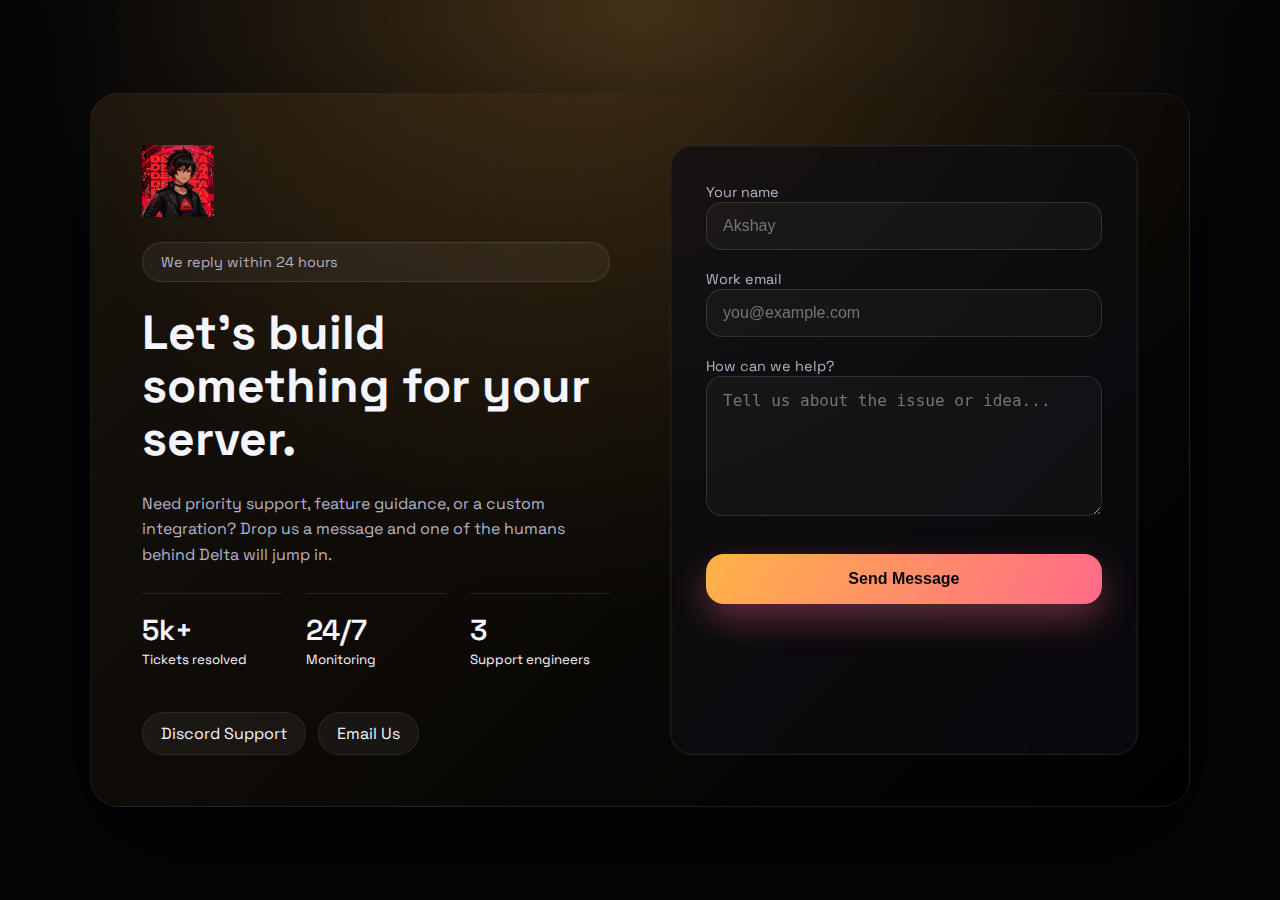
<file: contactform/index.html>
<!DOCTYPE html>
<html lang="en">
<head>
    <meta charset="UTF-8">
    <meta name="viewport" content="width=device-width, initial-scale=1.0">
    <title>Delta Music Bot | Contact</title>
    <link rel="icon" href="/img/IconLogo.png" type="image/png">
    <link rel="preconnect" href="https://fonts.googleapis.com">
    <link rel="preconnect" href="https://fonts.gstatic.com" crossorigin>
    <link href="https://fonts.googleapis.com/css2?family=Space+Grotesk:wght@400;500;600&display=swap" rel="stylesheet">
    <style>
        :root {
            --bg: #050507;
            --panel: rgba(13, 13, 19, 0.7);
            --accent: #ffb347;
            --accent-2: #ff6a88;
            --text: #f5f5ff;
            --muted: #b3b3c6;
            --radius: 22px;
        }
        * {
            box-sizing: border-box;
        }
        body {
            margin: 0;
            min-height: 100vh;
            font-family: "Space Grotesk", system-ui, -apple-system, BlinkMacSystemFont, "Segoe UI", sans-serif;
            background: radial-gradient(circle at top, rgba(255, 183, 71, 0.25), transparent 55%), var(--bg);
            color: var(--text);
            display: flex;
            align-items: center;
            justify-content: center;
            padding: clamp(20px, 4vw, 60px);
        }
        .contact-wrapper {
            width: min(1100px, 100%);
            border-radius: calc(var(--radius) * 1.3);
            background: linear-gradient(135deg, rgba(255, 183, 71, 0.08), rgba(0, 0, 0, 0.8));
            border: 1px solid rgba(255, 255, 255, 0.08);
            padding: clamp(30px, 4vw, 55px);
            box-shadow: 0 40px 120px rgba(0, 0, 0, 0.55);
            display: grid;
            grid-template-columns: repeat(auto-fit, minmax(320px, 1fr));
            gap: clamp(25px, 5vw, 60px);
        }
        .contact-info {
            display: flex;
            flex-direction: column;
            gap: 25px;
        }
        .contact-info h1 {
            margin: 0;
            font-size: clamp(2rem, 4vw, 3rem);
            line-height: 1.1;
        }
        .contact-info p {
            margin: 0;
            color: var(--muted);
            line-height: 1.6;
        }
        .contact-info img {
            width: 72px;
        }
        .contact-pill {
            display: inline-flex;
            align-items: center;
            gap: 8px;
            padding: 10px 18px;
            border-radius: 999px;
            border: 1px solid rgba(255, 255, 255, 0.1);
            background: rgba(255, 255, 255, 0.05);
            font-size: 0.9rem;
            color: var(--muted);
        }
        .contact-stats {
            display: flex;
            gap: 24px;
            flex-wrap: wrap;
        }
        .contact-stats div {
            flex: 1;
            min-width: 120px;
            padding: 18px 0;
            border-top: 1px solid rgba(255, 255, 255, 0.1);
        }
        .contact-stats span {
            display: block;
            font-size: 1.8rem;
            font-weight: 600;
        }
        .contact-card {
            background: var(--panel);
            border-radius: var(--radius);
            padding: clamp(25px, 4vw, 35px);
            border: 1px solid rgba(255, 255, 255, 0.08);
            backdrop-filter: blur(18px);
            box-shadow: inset 0 0 0 1px rgba(255, 255, 255, 0.03);
        }
        form {
            display: flex;
            flex-direction: column;
            gap: 18px;
        }
        label {
            font-size: 0.9rem;
            color: var(--muted);
            margin-bottom: 6px;
        }
        input,
        textarea {
            width: 100%;
            border: 1px solid rgba(255, 255, 255, 0.12);
            border-radius: 16px;
            background: rgba(255, 255, 255, 0.03);
            padding: 14px 16px;
            font-size: 1rem;
            color: var(--text);
            transition: border 0.2s ease, background 0.2s ease;
        }
        input:focus,
        textarea:focus {
            border-color: rgba(255, 183, 71, 0.8);
            outline: none;
            background: rgba(255, 255, 255, 0.08);
        }
        textarea {
            min-height: 140px;
            resize: vertical;
        }
        button {
            margin-top: 15px;
            border: none;
            border-radius: 18px;
            padding: 16px;
            font-size: 1rem;
            font-weight: 600;
            color: var(--bg);
            cursor: pointer;
            background: linear-gradient(120deg, var(--accent), var(--accent-2));
            transition: transform 0.2s ease, box-shadow 0.2s ease;
            box-shadow: 0 15px 35px rgba(255, 106, 136, 0.35);
        }
        button:hover {
            transform: translateY(-3px);
        }
        button:disabled {
            opacity: 0.6;
            cursor: not-allowed;
            transform: none;
        }
        .contact-links {
            display: flex;
            gap: 12px;
            flex-wrap: wrap;
        }
        .contact-links a {
            display: inline-flex;
            align-items: center;
            gap: 8px;
            padding: 10px 18px;
            border-radius: 999px;
            color: var(--text);
            text-decoration: none;
            border: 1px solid rgba(255, 255, 255, 0.08);
            background: rgba(255, 255, 255, 0.05);
            transition: border 0.2s ease, transform 0.2s ease;
        }
        .contact-links a:hover {
            border-color: rgba(255, 183, 71, 0.6);
            transform: translateY(-2px);
        }
        .alert {
            padding: 14px 18px;
            border-radius: 12px;
            margin-bottom: 18px;
            font-size: 0.95rem;
            display: none;
            animation: slideDown 0.3s ease;
        }
        .alert.success {
            background: rgba(46, 204, 113, 0.15);
            border: 1px solid rgba(46, 204, 113, 0.3);
            color: #2ecc71;
        }
        .alert.error {
            background: rgba(231, 76, 60, 0.15);
            border: 1px solid rgba(231, 76, 60, 0.3);
            color: #e74c3c;
        }
        @keyframes slideDown {
            from {
                opacity: 0;
                transform: translateY(-10px);
            }
            to {
                opacity: 1;
                transform: translateY(0);
            }
        }
        @media (max-width: 720px) {
            body {
                padding: 20px;
            }
            .contact-wrapper {
                padding: 25px;
            }
            .contact-stats {
                flex-direction: column;
                gap: 12px;
            }
        }
    </style>
</head>
<body>
    <section class="contact-wrapper">
        <div class="contact-info">
            <img src="./images/logo.jpeg" alt="Delta logo">
            <span class="contact-pill">We reply within 24 hours</span>
            <h1>Let's build something for your server.</h1>
            <p>Need priority support, feature guidance, or a custom integration? Drop us a message and one of the humans behind Delta will jump in.</p>

            <div class="contact-stats">
                <div>
                    <span>5k+</span>
                    <small>Tickets resolved</small>
                </div>
                <div>
                    <span>24/7</span>
                    <small>Monitoring</small>
                </div>
                <div>
                    <span>3</span>
                    <small>Support engineers</small>
                </div>
            </div>

            <div class="contact-links">
                <a href="https://discord.gg/udsFR6sTyy" target="_blank" rel="noopener">Discord Support</a>
                <a href="mailto:support@deltamusic.app">Email Us</a>
            </div>
        </div>

        <div class="contact-card">
            <div id="alertBox" class="alert"></div>
            <form id="supportForm">
                <div>
                    <label for="name">Your name</label>
                    <input type="text" id="name" name="name" placeholder="Akshay" required>
                </div>
                <div>
                    <label for="email">Work email</label>
                    <input type="email" id="email" name="email" placeholder="you@example.com" required>
                </div>
                <div>
                    <label for="message">How can we help?</label>
                    <textarea id="message" name="message" placeholder="Tell us about the issue or idea..." required></textarea>
                </div>
                <button type="submit" id="submitBtn">Send Message</button>
            </form>
        </div>
    </section>

    <script>
        const form = document.getElementById('supportForm');
        const submitBtn = document.getElementById('submitBtn');
        const alertBox = document.getElementById('alertBox');

        function showAlert(message, type) {
            alertBox.textContent = message;
            alertBox.className = `alert ${type}`;
            alertBox.style.display = 'block';
            
            setTimeout(() => {
                alertBox.style.display = 'none';
            }, 5000);
        }

        form.addEventListener('submit', async (e) => {
            e.preventDefault();
            
            submitBtn.disabled = true;
            submitBtn.textContent = 'Sending...';

            const name = document.getElementById('name').value;
            const email = document.getElementById('email').value;
            const message = document.getElementById('message').value;
            
            const data = { 
                name, 
                email, 
                message 
            };

            try {
                const response = await fetch('http://ca-01.rrhosting.eu:7782/send-support-ticket', {
                    method: 'POST',
                    headers: { 'Content-Type': 'application/json' },
                    body: JSON.stringify(data),
                });

                const result = await response.json();

                if (response.ok) {
                    showAlert(`✅ Your message has been sent successfully! Ticket ID: ${result.ticketId}`, 'success');
                    form.reset();
                    
                    setTimeout(() => {
                        window.location.href = '/';
                    }, 2000);
                } else {
                    showAlert('❌ Failed to send message. ' + (result.error || 'Please try again later.'), 'error');
                }
            } catch (error) {
                console.error('Error:', error);
                showAlert('❌ An error occurred. Please check your network and try again.', 'error');
            } finally {
                submitBtn.disabled = false;
                submitBtn.textContent = 'Send Message';
            }
        });
    </script>
</body>
  </html>
</file>
